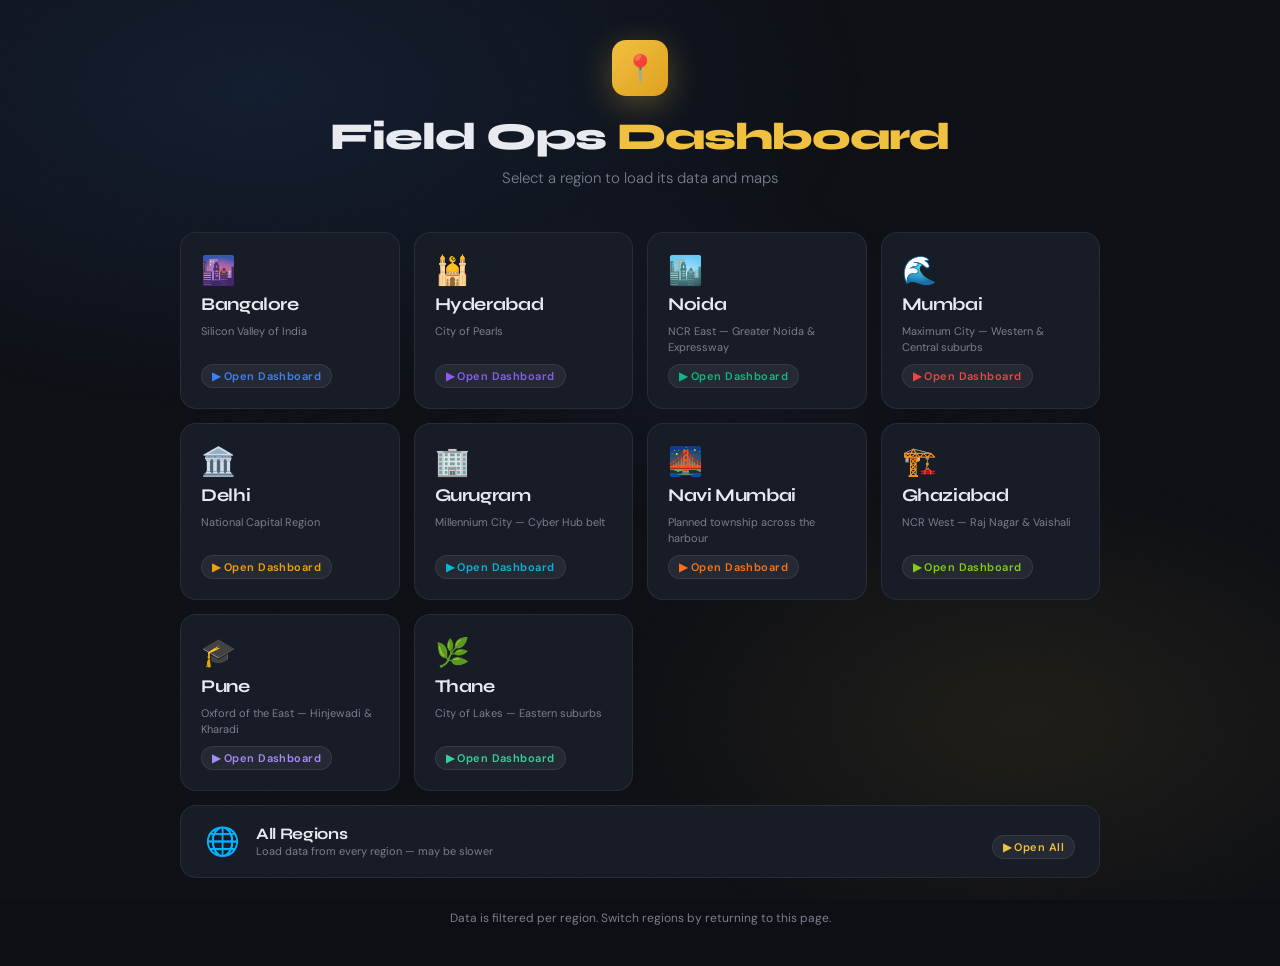
<file: index.html>
<!DOCTYPE html>
<html lang="en">
<head>
  <meta charset="UTF-8" />
  <meta name="viewport" content="width=device-width, initial-scale=1.0" />
  <title>Select Region — Field Ops Dashboard</title>
  <link rel="preconnect" href="https://fonts.googleapis.com" />
  <link rel="preconnect" href="https://fonts.gstatic.com" crossorigin />
  <link href="https://fonts.googleapis.com/css2?family=Syne:wght@400;600;700;800&family=DM+Sans:ital,opsz,wght@0,9..40,300;0,9..40,400;0,9..40,500;1,9..40,300&display=swap" rel="stylesheet" />
  <style>
    *, *::before, *::after { box-sizing: border-box; margin: 0; padding: 0; }

    :root {
      --bg:        #0d0f14;
      --surface:   #13161e;
      --border:    rgba(255,255,255,0.07);
      --accent:    #f0c040;
      --accent2:   #3b82f6;
      --text:      #e8eaf0;
      --muted:     #7a7f8e;
      --card-bg:   #181c27;
      --card-hover:#1e2334;
      --radius:    16px;
    }

    html, body {
      min-height: 100%;
      background: var(--bg);
      color: var(--text);
      font-family: 'DM Sans', sans-serif;
    }

    body::before {
      content: '';
      position: fixed; inset: 0; z-index: 0;
      background:
        radial-gradient(ellipse 80% 60% at 20% 10%, rgba(59,130,246,0.12) 0%, transparent 60%),
        radial-gradient(ellipse 60% 50% at 80% 80%, rgba(240,192,64,0.08) 0%, transparent 55%),
        radial-gradient(ellipse 40% 40% at 55% 40%, rgba(99,102,241,0.06) 0%, transparent 50%);
      animation: meshShift 14s ease-in-out infinite alternate;
    }

    @keyframes meshShift {
      0%   { opacity: 1; transform: scale(1) translateX(0); }
      100% { opacity: 0.85; transform: scale(1.06) translateX(-16px); }
    }

    body::after {
      content: '';
      position: fixed; inset: 0; z-index: 0;
      opacity: 0.028;
      background-image: url("data:image/svg+xml,%3Csvg viewBox='0 0 256 256' xmlns='http://www.w3.org/2000/svg'%3E%3Cfilter id='n'%3E%3CfeTurbulence type='fractalNoise' baseFrequency='0.9' numOctaves='4' stitchTiles='stitch'/%3E%3C/filter%3E%3Crect width='100%25' height='100%25' filter='url(%23n)'/%3E%3C/svg%3E");
      background-size: 128px 128px;
      pointer-events: none;
    }

    .page {
      position: relative; z-index: 1;
      min-height: 100vh;
      display: flex;
      flex-direction: column;
      align-items: center;
      justify-content: center;
      padding: 40px 24px;
      gap: 0;
    }

    .header {
      text-align: center;
      margin-bottom: 44px;
      animation: fadeUp 0.7s cubic-bezier(0.22,1,0.36,1) both;
    }

    .logo-mark {
      display: inline-flex;
      align-items: center;
      justify-content: center;
      width: 56px; height: 56px;
      border-radius: 14px;
      background: linear-gradient(135deg, var(--accent) 0%, #e0a020 100%);
      font-size: 26px;
      margin-bottom: 20px;
      box-shadow: 0 8px 32px rgba(240,192,64,0.3);
    }

    .header h1 {
      font-family: 'Syne', sans-serif;
      font-size: clamp(26px, 4vw, 38px);
      font-weight: 800;
      letter-spacing: -0.03em;
      line-height: 1.1;
      color: var(--text);
    }

    .header h1 span { color: var(--accent); }

    .header p {
      margin-top: 10px;
      font-size: 15px;
      color: var(--muted);
      font-weight: 300;
    }

    /* ── Region grid ── */
    .region-grid {
      display: grid;
      grid-template-columns: repeat(auto-fit, minmax(190px, 1fr));
      gap: 14px;
      width: 100%;
      max-width: 920px;
      animation: fadeUp 0.7s 0.12s cubic-bezier(0.22,1,0.36,1) both;
    }

    /* ── Region card ── */
    .region-card {
      position: relative;
      background: var(--card-bg);
      border: 1px solid var(--border);
      border-radius: var(--radius);
      padding: 24px 20px 20px;
      cursor: pointer;
      transition: transform 0.22s cubic-bezier(0.22,1,0.36,1),
                  border-color 0.18s,
                  box-shadow 0.22s,
                  background 0.18s;
      overflow: hidden;
      text-decoration: none;
      display: flex;
      flex-direction: column;
      gap: 8px;
      outline: none;
    }

    .region-card::before {
      content: '';
      position: absolute; inset: 0;
      background: linear-gradient(135deg, var(--card-accent, #3b82f6) 0%, transparent 70%);
      opacity: 0;
      transition: opacity 0.22s;
      border-radius: var(--radius);
    }

    .region-card:hover,
    .region-card:focus-visible {
      transform: translateY(-4px) scale(1.012);
      border-color: var(--card-accent, var(--accent2));
      background: var(--card-hover);
      box-shadow: 0 16px 48px rgba(0,0,0,0.45), 0 0 0 1px var(--card-accent, var(--accent2));
    }

    .region-card:hover::before,
    .region-card:focus-visible::before { opacity: 0.06; }

    .region-card:active { transform: translateY(-1px) scale(1.005); }

    .card-icon {
      font-size: 28px;
      line-height: 1;
      position: relative; z-index: 1;
    }

    .card-name {
      font-family: 'Syne', sans-serif;
      font-size: 18px;
      font-weight: 700;
      color: var(--text);
      letter-spacing: -0.02em;
      position: relative; z-index: 1;
      text-transform: capitalize;
    }

    .card-meta {
      font-size: 11px;
      color: var(--muted);
      font-weight: 400;
      position: relative; z-index: 1;
      line-height: 1.5;
    }

    .card-badge {
      display: inline-flex;
      align-items: center;
      gap: 5px;
      margin-top: auto;
      padding: 4px 10px;
      border-radius: 20px;
      font-size: 11px;
      font-weight: 600;
      letter-spacing: 0.04em;
      background: rgba(255,255,255,0.06);
      color: var(--card-accent, var(--accent2));
      border: 1px solid rgba(255,255,255,0.08);
      position: relative; z-index: 1;
      width: fit-content;
    }

    /* ── All regions card ── */
    .region-card.all-card {
      --card-accent: #f0c040;
      grid-column: 1 / -1;
      flex-direction: row;
      align-items: center;
      padding: 18px 24px;
      gap: 16px;
    }

    .all-card .card-info { flex: 1; }
    .all-card .card-name { font-size: 16px; }

    /* ── Loading overlay ── */
    #loadingOverlay {
      display: none;
      position: fixed; inset: 0; z-index: 100;
      background: rgba(13,15,20,0.92);
      align-items: center;
      justify-content: center;
      flex-direction: column;
      gap: 18px;
      backdrop-filter: blur(6px);
    }

    #loadingOverlay.active { display: flex; }

    .spinner {
      width: 40px; height: 40px;
      border: 3px solid rgba(240,192,64,0.2);
      border-top-color: var(--accent);
      border-radius: 50%;
      animation: spin 0.8s linear infinite;
    }

    .loading-text {
      font-family: 'Syne', sans-serif;
      font-size: 15px;
      font-weight: 600;
      color: var(--muted);
      letter-spacing: 0.04em;
    }

    .footer-note {
      margin-top: 32px;
      font-size: 12px;
      color: var(--muted);
      opacity: 0.6;
      text-align: center;
      animation: fadeUp 0.7s 0.22s cubic-bezier(0.22,1,0.36,1) both;
    }

    @keyframes fadeUp {
      from { opacity: 0; transform: translateY(24px); }
      to   { opacity: 1; transform: translateY(0); }
    }

    @keyframes spin { to { transform: rotate(360deg); } }

    /* stagger */
    .region-card { animation: fadeUp 0.6s cubic-bezier(0.22,1,0.36,1) both; }
    .region-card:nth-child(1)  { animation-delay: 0.06s; }
    .region-card:nth-child(2)  { animation-delay: 0.10s; }
    .region-card:nth-child(3)  { animation-delay: 0.14s; }
    .region-card:nth-child(4)  { animation-delay: 0.18s; }
    .region-card:nth-child(5)  { animation-delay: 0.22s; }
    .region-card:nth-child(6)  { animation-delay: 0.26s; }
    .region-card:nth-child(7)  { animation-delay: 0.30s; }
    .region-card:nth-child(8)  { animation-delay: 0.34s; }
    .region-card:nth-child(9)  { animation-delay: 0.38s; }
    .region-card:nth-child(10) { animation-delay: 0.42s; }
    .region-card:nth-child(11) { animation-delay: 0.46s; }
    .region-card:nth-child(12) { animation-delay: 0.50s; }

    @media (max-width: 560px) {
      .region-grid { grid-template-columns: 1fr 1fr; gap: 10px; }
      .all-card { flex-direction: column; align-items: flex-start; }
      .header { margin-bottom: 28px; }
    }
  </style>
</head>
<body>

<div class="page">

  <div class="header">
    <div class="logo-mark">📍</div>
    <h1>Field Ops <span>Dashboard</span></h1>
    <p>Select a region to load its data and maps</p>
  </div>

  <div class="region-grid" id="regionGrid">
    <!-- Populated by JS -->
  </div>

  <div class="footer-note">
    Data is filtered per region. Switch regions by returning to this page.
  </div>

</div>

<div id="loadingOverlay">
  <div class="spinner"></div>
  <div class="loading-text" id="loadingText">Loading region data…</div>
</div>

<script>
// ── Hardcoded regions ─────────────────────────────────────────────────────
const REGIONS = [
  "bangalore",
  "hyderabad",
  "noida",
  "mumbai",
  "delhi",
  "gurugram",
  "navi mumbai",
  "ghaziabad",
  "pune",
  "thane",
];

// ── Visual config per region ───────────────────────────────────────────────
const REGION_META = {
  "bangalore":  { icon: "🌆", accent: "#3b82f6",  desc: "Silicon Valley of India" },
  "hyderabad":  { icon: "🕌", accent: "#8b5cf6",  desc: "City of Pearls" },
  "noida":      { icon: "🏙️", accent: "#10b981",  desc: "NCR East — Greater Noida & Expressway" },
  "mumbai":     { icon: "🌊", accent: "#ef4444",  desc: "Maximum City — Western & Central suburbs" },
  "delhi":      { icon: "🏛️", accent: "#f59e0b",  desc: "National Capital Region" },
  "gurugram":   { icon: "🏢", accent: "#06b6d4",  desc: "Millennium City — Cyber Hub belt" },
  "navi mumbai":{ icon: "🌉", accent: "#f97316",  desc: "Planned township across the harbour" },
  "ghaziabad":  { icon: "🏗️", accent: "#84cc16",  desc: "NCR West — Raj Nagar & Vaishali" },
  "pune":       { icon: "🎓", accent: "#a78bfa",  desc: "Oxford of the East — Hinjewadi & Kharadi" },
  "thane":      { icon: "🌿", accent: "#34d399",  desc: "City of Lakes — Eastern suburbs" },
};

// ── Render ────────────────────────────────────────────────────────────────
function renderGrid() {
  const grid = document.getElementById("regionGrid");
  grid.innerHTML = "";

  REGIONS.forEach(region => {
    const meta = REGION_META[region] || { icon: "📍", accent: "#f0c040", desc: "Regional operations zone" };
    const card = document.createElement("div");
    card.className = "region-card";
    card.style.setProperty("--card-accent", meta.accent);
    card.tabIndex = 0;
    card.setAttribute("role", "button");
    card.setAttribute("aria-label", "Select " + region);
    card.innerHTML = `
      <div class="card-icon">${meta.icon}</div>
      <div class="card-name">${escHtml(capitalise(region))}</div>
      <div class="card-meta">${escHtml(meta.desc)}</div>
      <div class="card-badge">▶ Open Dashboard</div>`;
    card.addEventListener("click", () => selectRegion(region));
    card.addEventListener("keydown", e => { if (e.key === "Enter" || e.key === " ") selectRegion(region); });
    grid.appendChild(card);
  });

  // All regions card
  const allCard = document.createElement("div");
  allCard.className = "region-card all-card";
  allCard.tabIndex = 0;
  allCard.setAttribute("role", "button");
  allCard.innerHTML = `
    <div class="card-icon">🌐</div>
    <div class="card-info">
      <div class="card-name">All Regions</div>
      <div class="card-meta">Load data from every region — may be slower</div>
    </div>
    <div class="card-badge">▶ Open All</div>`;
  allCard.addEventListener("click", () => selectRegion("all"));
  allCard.addEventListener("keydown", e => { if (e.key === "Enter" || e.key === " ") selectRegion("all"); });
  grid.appendChild(allCard);
}

// ── Select & navigate ─────────────────────────────────────────────────────
function selectRegion(region) {
  try { sessionStorage.setItem("selectedRegion", region); } catch (e) {}
  const overlay = document.getElementById("loadingOverlay");
  const text    = document.getElementById("loadingText");
  text.textContent = "Loading " + (region === "all" ? "All Regions" : capitalise(region)) + " data…";
  overlay.classList.add("active");
  setTimeout(() => { window.location.href = "dashboard.html"; }, 200);
}

// ── Helpers ───────────────────────────────────────────────────────────────
function capitalise(s) {
  return s.split(" ").map(w => w.charAt(0).toUpperCase() + w.slice(1)).join(" ");
}
function escHtml(s) {
  return String(s || "").replace(/&/g,"&amp;").replace(/</g,"&lt;").replace(/>/g,"&gt;").replace(/"/g,"&quot;");
}

// ── Boot ──────────────────────────────────────────────────────────────────
renderGrid();
</script>
</body>
</html>
</file>
